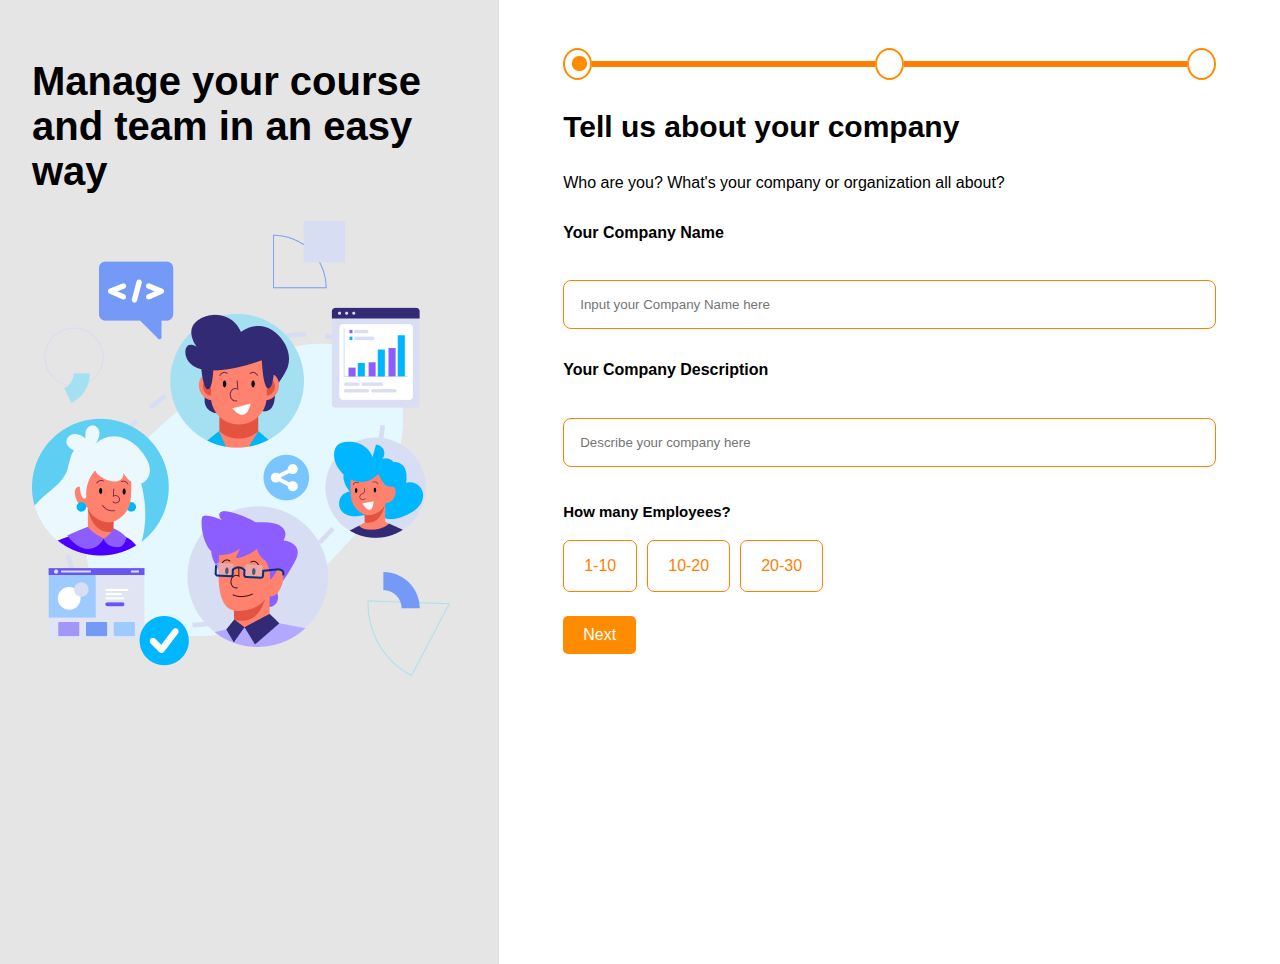
<file: index.html>
<!DOCTYPE html>
<html lang="en">
  <head>
    <meta charset="UTF-8" />
    <meta name="viewport" content="width=device-width, initial-scale=1.0" />
    <title>Complete Registration</title>
    <link rel="stylesheet" href="styles.css" />
  </head>
  <body>
    <div class="regComplete" id="section1">
      <div class="regCompleteImg">
        <h1>Manage your course and team in an easy way</h1>
        <img src="./images/regImg.png" alt="Registration" />
      </div>
      <div class="regCompleteContent">
        <div>
          <div class="progres-bar progress-bar1">
            <div class="step active"><div class="stepInner"></div></div>
            <hr />
            <div class="step active"></div>
            <hr />
            <div class="step active"></div>
          </div>
          <form id="companyForm" action="javascript:void(0);">
            <h3>Tell us about your company</h3>
            <p>Who are you? What's your company or organization all about?</p>
            <div class="companyDetails">
              <label for="name">Your Company Name</label>
              <input
                type="text"
                placeholder="Input your Company Name here"
                id="name"
                required
              />
            </div>
            <div class="companyDetails">
              <label for="description">Your Company Description</label>
              <input
                type="text"
                placeholder="Describe your company here"
                id="description"
                required
              />
            </div>
            <div class="employeeNum">
              <h4>How many Employees?</h4>
              <div class="staffNum">
                <label
                  ><input
                    type="radio"
                    name="staffNumber"
                    value="1-10"
                    required
                  />
                  <div class="option-box"><p>1-10</p></div></label
                >
                <label
                  ><input
                    type="radio"
                    name="staffNumber"
                    value="10-20"
                    required
                  />
                  <div class="option-box"><p>10-20</p></div></label
                >
                <label
                  ><input
                    type="radio"
                    name="staffNumber"
                    value="20-30"
                    required
                  />
                  <div class="option-box"><p>20-30</p></div></label
                >
              </div>
            </div>
            <button type="submit" class="regComplete_btn">Next</button>
          </form>
        </div>
      </div>
    </div>

    <div class="regComplete" id="section2" style="display: none">
      <div class="regnum">
        <div class="regCompleteImg">
          <h1>Manage your course and team in an easy way</h1>
          <img src="./images/regImg.png" alt="Registration" />
        </div>
        <div class="regCompleteContent secondBar">
          <div class="regCompleteContent"></div>
          <div class="progress-bar2">
            <div>
              <div class="step active"><div class="stepInner"></div></div>
            </div>
            <hr />
            <div>
              <div class="step active"><div class="stepInner"></div></div>
            </div>
            <hr />
            <div>
              <div class="step active"></div>
            </div>
          </div>
          <div>
            <h3>Complete your company profile</h3>
            <div class="profile">
              <div class="profile-image-container">
                <img
                  id="profileImage"
                  src="./images/profile.png"
                  alt="Profile Image"
                />
              </div>
              <div class="profileContent">
                <p>Select your company profile</p>
                <button
                  class="browseBtn"
                  onclick="document.getElementById('fileInput').click()"
                >
                  Browse
                </button>
                <input
                  type="file"
                  id="fileInput"
                  accept="image/*"
                  style="display: none"
                />
              </div>
            </div>
            <form class="companyDescription">
              <div class="row">
                <label for="">Your Company Description</label>
                <input
                  type="text"
                  id="companyDescription"
                  placeholder="Tell me about your Company look like"
                />
              </div>
              <div class="row">
                <label for="">Your Company Location</label>
                <input
                  type="text"
                  id="companyLocation"
                  placeholder="Where is your Company located"
                />
              </div>
              <button
                type="button"
                class="regComplete_btn"
                id="submitBtn2"
                disabled
              >
                Next
              </button>
            </form>
          </div>
        </div>
      </div>
    </div>

    <div class="regComplete secondBar" id="section3" style="display: none">
      <div class="regnum">
        <div class="regCompleteImg">
          <h1>Manage your course and team in an easy way</h1>
          <img src="./images/regImg.png" alt="Registration" />
        </div>
        <div class="regCompleteContent secondBar">
          <div class="progress-bar2">
            <div class="step active"><div class="stepInner"></div></div>
            <hr />
            <div class="step active">
              <div class="stepInner"></div>
            </div>
            <hr />
            <div class="step active"><div class="stepInner"></div></div>
          </div>
          <div>
            <h3>Registration Completed</h3>
            <button class="regComplete_btn">Continue to Dashboard</button>
          </div>
        </div>
      </div>
    </div>

    <script>
      document.addEventListener("DOMContentLoaded", function () {
        // Handle company form submission
        document
          .getElementById("companyForm")
          .addEventListener("submit", function (event) {
            event.preventDefault();
            document.getElementById("section1").style.display = "none";
            document.getElementById("section2").style.display = "block";
          });
    
        // Handle profile image upload
        document
          .getElementById("fileInput")
          .addEventListener("change", function () {
            const file = this.files[0];
            if (file) {
              const reader = new FileReader();
              reader.onload = function (e) {
                document.getElementById("profileImage").src = e.target.result;
                validateForm(); // Revalidate the form after uploading an image
              };
              reader.readAsDataURL(file);
            }
          });
    
        // Attach validation to all inputs
        document
          .getElementById("companyDescription")
          .addEventListener("input", validateForm);
        document
          .getElementById("companyLocation")
          .addEventListener("input", validateForm);
    
        // Validate form fields
        function validateForm() {
          const description = document
            .getElementById("companyDescription")
            .value.trim();
          const location = document
            .getElementById("companyLocation")
            .value.trim();
          const profileImageUploaded = document
            .getElementById("profileImage")
            .src.includes("data:");
    
          // Enable/disable submit button based on form validity
          const isValid = description !== "" && location !== "" && profileImageUploaded;
          document.getElementById("submitBtn2").disabled = !isValid;
        }
    
        // Handle section 2 form submission
        document
          .getElementById("submitBtn2")
          .addEventListener("click", function () {
            document.getElementById("section2").style.display = "none";
            document.getElementById("section3").style.display = "block";
          });
    
        // Handle interest form submission
        document
          .getElementById("interestForm")
          .addEventListener("submit", function (event) {
            event.preventDefault();
    
            const checkboxes = document.querySelectorAll('input[type="checkbox"]');
            const otherOptionInput = document.getElementById("otherOption");
    
            // Check if at least one checkbox is selected or the other option has input
            const isChecked = Array.from(checkboxes).some((checkbox) => checkbox.checked);
            const otherOptionFilled = otherOptionInput.value.trim() !== "";
    
            if (isChecked || otherOptionFilled) {
              document.getElementById("section3").style.display = "none";
              document.getElementById("section4").style.display = "block";
            } else {
              alert("Please select at least one interest or provide an option.");
            }
          });
      });
    </script>
    
    
    
  </body>
</html>
</file>
<file: styles.css>
/* SIGN IN CONTENT */
body {
  padding: 0;
  margin: 0;
  font-family: Arial, sans-serif;
}
.signin {
  background: url("./images/background.jpg");
  background-size: cover;
  background-position: center;
  height: 100vh;
  padding: 0;
  /* background-color: #e5e5e5; */
}
.signinLink {
  padding: 0 0 0 0.5rem;
}
.signinDetails {
  /* display: flex; */
  justify-content: center;
  align-items: center;
  width: 40%;
  margin: 0 auto;
  padding: 1rem;
  padding-top: 5rem;
  height: 100vh;
  flex: 1;
}

.signinDetails h1 {
  padding-bottom: 2rem;
  font-weight: 700;
}

.signinDetails .row {
  display: flex;
  flex-direction: column;
  padding-bottom: 2rem;
}

.signinDetails .row label {
  padding-bottom: 0.4rem;
  font-weight: 600;
}
.signinDetails .row input {
  /* width: 100%; */
  padding: 1rem;
  border: 1px solid #ff7f00;
  border-radius: 0.5rem;
}

.signin_btn button {
  color: white;
  padding: 1rem;
  width: 100%;
  border: none;
  font-size: 1rem;
  border-radius: 0.5rem;
  background-color: #ff7f00;
}
.signin_btn p {
  color: #9a9ab0;
  padding: 0 0.5rem;
}
.signin_google button {
  border-radius: 0.5rem;
  padding: 1rem;
  color: #ff7f00;
  font-size: 1rem;
  background-color: white;
  width: 100%;
  font-weight: 700;
  border: solid 3px #ff7f00;
}

.signup {
  padding-top: 1.5rem;
}

.signupLink {
  color: #ff7f00;
  font-weight: 700;
}

.signinDetails a {
  text-decoration: none;
}

/* CREATE ACCOUNT DETAILS STYLING */
.createAccount {
  background-image: url("./images/crreateBackgroung.jpg");
  background-size: cover;
  background-position: center;
  height: 100%;
  padding: 0;
}

.createAccountDetails {
  background-color: white;
  padding: 1rem 2rem;
  width: 50%;
  justify-content: center;
  align-items: center;
  margin: 0 auto;
}

.createAccountDetails h1 {
  /* padding-bottom: 1rem; */
  font-weight: 700;
}
.createAccountDetails .row {
  display: flex;
  flex-direction: column;
  padding-bottom: 1rem;
}

.createAccountDetails .row label {
  padding-bottom: 0.2rem;
  font-weight: 600;
}
.createAccountDetails .row input {
  /* width: 100%; */
  padding: 0.8rem;
  border: 1px solid #ff7f00;
  border-radius: 0.5rem;
}

.row label {
  padding-bottom: 0.4rem;
}

.createAccountDetails a {
  text-decoration: none;
}

.terms {
  display: flex;
}
.terms input[type="checkbox"] {
  accent-color: #ff7f00;
}

.terms input[type="checkbox"]:checked {
  accent-color: #ff7f00;
}

.terms input[type="checkbox"]::after {
  color: white;
}

.interest p {
  color: #9a9ab0;
  font-size: 1rem;
}

.createAccount_btn button {
  color: white;
  padding: 0.7rem;
  width: 100%;
  border: none;
  font-size: 1rem;
  border-radius: 0.5rem;
  background-color: #ff7f00;
}

.createAccount_btn p {
  color: #9a9ab0;
}

.createAccount_google button {
  border-radius: 0.5rem;
  padding: 0.7rem;
  color: #ff7f00;
  font-size: 1rem;
  background-color: white;
  width: 100%;
  font-weight: 700;
  border: 3px solid #ff7f00;
}

.option {
  display: flex;
  justify-content: center;
  align-items: center;
  margin: 0.6rem 0;
  color: #9a9ab0;
}

.signup {
  padding-top: 1.5rem;
}

.CreatesigninLink {
  color: #ff7f00;
  font-weight: 700;
}

.form-container {
  display: flex;
  flex-direction: column;
  align-items: center;
  justify-content: center;
  text-align: center;
  gap: 1rem;
}

.createAccount_btn,
.createAccount_google {
  width: 100%;
}

/* Third Registration */
.interest {
  padding: 0.1rem 0;
}

/* Style the checkbox */

.interest input[type="checkbox"] {
  width: 20px;
  height: 20px;
  border: 2px solid #ff7f00;
  accent-color: #ff7f00;
  cursor: pointer;
}

.interest input[type="checkbox"]:checked {
  accent-color: #ff7f00;
  color: white;
}

.interest {
  display: flex;
  align-items: center;
  margin-bottom: 10px;
}

.interest p {
  margin-left: 10px;
}

.interest p {
  color: #9a9ab0;
}
.option {
  width: 30rem;
}
/* Company Profile */
.profile {
  display: flex;
  gap: 10px;
}
.profileContent {
  position: relative;
  top: 15px;
}
.companyDescription {
  margin: 3rem 0;

}
.row {
  display: flex;
  flex-direction: column;
}
.browseBtn {
  background-color: #ff8c00;
  color: #fff;
  border: none;
  padding: 10px 20px;
  border-radius: 5px;
  font-size: 1em;
  cursor: pointer;
}
.companyDetails {
  display: flex;
  flex-direction: column;
  gap: 2rem;
  /* align-items: center; */
  padding: 1rem 0;
}
.companyDescription .row {
  margin-bottom: 2rem;
}
.companyDetails label,
.companyDescription label {
  padding-bottom: 0.4rem;
  font-weight: 600;
}
.companyDetails input,
.companyDescription .row input {
  padding: 1rem;
  border: 1px solid #ff7f00;
  border-radius: 0.5rem;
  /* width: 100%; */
}
.staffNum {
  display: flex;
  gap: 10px;
}
.employeeNum h4 {
  font-size: 15px;
}
.staffNum div {
  border: 1px solid #ff7f00;
  border-radius: 7px;
  padding: 0px 20px;
  color: #ff7f00;
}
/* Registration Complete */
.regComplete {
  display: flex;
  justify-content: space-between;
  background-color: #e5e5e5;
}
.regnum {
  display: flex;
  justify-content: space-between;
  background-color: #e5e5e5;
}

.regCompleteImg {
  width: 40%;
  height: 100vh;
  padding: 2rem;
  background-color: #e5e5e5;
}
.regCompleteImg h1 {
  font-size: 40px;
}
.regCompleteContent {
  width: 60%;
  background-color: #fff;
  padding: 1rem 4rem;
}
.progress-bar {
  display: flex;
  flex-direction: column;
  align-items: center;
  margin-bottom: 20px;
  padding-top: 2rem;
}
.progress-bar1 {
  display: flex;
  align-items: center;
  padding-top: 2rem;
}
.progress-bar2 {
  display: flex;
  align-items: center;
  justify-content: space-between;
  padding-top: 2rem;
}
.stepInner {
  width: 15px;
  height: 15px;
  background-color: #ff8c00;
  border-radius: 45%;
}

.step {
  width: 20px;
  height: 20px;
  background-color: white;
  border: 2px solid #ff8c00;
  border-radius: 50%;
  padding: 0.4rem 0.1rem 0.1rem 0.4rem;
}

hr {
  width: 50%;
  height: 0.1rem;
  background-color: #ff7f00;
  border: 2px solid #ff7f00;
}

.regCompleteContent h3 {
  font-size: 30px;
}
.regComplete_btn {
  background-color: #ff8c00;
  color: #fff;
  border: none;
  padding: 10px 20px;
  border-radius: 5px;
  font-size: 1em;
  cursor: pointer;
  margin-top: 1.5rem;
}

/* Forgot Password */
.forgotPw {
  background-image: url("./images/crreateBackgroung.jpg");
  background-size: cover;
  background-position: center;
  height: 100vh;
  padding: 0;
  overflow: hidden;
}
.forgotPw Img {
  padding: 2rem;
}
.regCompleteImg h1 {
  font-size: 40px;
}
.forgotPWContent {
  width: 50%;
  background-color: #fff;
  padding: 4rem;
  padding-top: 10rem;
  margin: 0 auto;
  height: 100vh;
  overflow: hidden;
}

.forgotPWform {
  display: flex;
  flex-direction: column;
  padding: 4rem 0;
}

.forgotPWform label {
  padding-bottom: 0.4 rem;
  font-weight: 600;
}
.forgotPWform input {
  padding: 1rem;
  border: 1px solid #ff7f00;
  border-radius: 0.5rem;
}

/* STAFF NUMBER */

.staffNum {
  display: flex;
  gap: 10px;
}
.staffNum label {
  cursor: pointer;
}
.option-box {
  display: flex;
  align-items: center;
  justify-content: center;
  /* width: 100px; */
  height: 50px;
  border: 2px solid #ccc;
  border-radius: 5px;
  transition: background-color 0.3s, border-color 0.3s;
}
.option-box p {
  margin: 0;
}
input[type="radio"] {
  display: none;
}
input[type="radio"]:checked + .option-box {
  background-color: #ff7f00;
  border-color: #ff7f00;
  color: white;
}
.profile {
  display: flex;
  align-items: center;
  gap: 20px;
}
.profile-image-container {
  width: 100px;
  height: 100px;
  border-radius: 50%;
  overflow: hidden;
}
.profile-image-container img {
  width: 100%;
  height: 100%;
  object-fit: cover;
}
.profileContent .browseBtn {
  background-color: #ff7f00;
  color: white;
  padding: 8px 16px;
  border: none;
  cursor: pointer;
  border-radius: 4px;
}
.profileContent .browseBtn:hover {
  background-color: #ff9f33;
}
@media (min-width: 3500px) {
  .signinDetails {
    padding: 3rem;
    height: 100vh;
  }
  .signin h1 {
    font-size: 5rem;
  }
  .signinDetails .row label {
    font-size: 3rem;
  }
  .signinDetails .row input {
    padding: 2rem 1rem;
    font-size: 2rem;
  }
  .signin_btn button {
    font-size: 3rem;
    padding: 1.5rem;
  }
  .signin_btn p {
    font-size: 2rem;
  }
  .signin_google button {
    font-size: 3rem;
    padding: 1.5rem;
  }
  h5 {
    font-size: 2rem;
  }
  .signup {
    font-size: 2rem;
  }
  /* .createAccountDetails {
    height: 100%;
  } */
  .createAccountDetails h1 {
    padding-bottom: 1rem;
    font-weight: 700;
    font-size: 4rem;
  }
  .createAccountDetails .row {
    display: flex;
    flex-direction: column;
    padding-bottom: 2rem;
  }

  .createAccountDetails .row label {
    padding-bottom: 1rem;
    font-size: 2rem;
    font-weight: 600;
  }
  .createAccountDetails .row input {
    /* width: 100%; */
    padding: 2rem;
    border: 1px solid #ff7f00;
    border-radius: 0.5rem;
    font-size: 1.5rem;
  }

  .createAccountDetails .row label {
    padding-bottom: 0.9rem;
  }

  .interest p {
    color: #9a9ab0;
    font-size: 1.5rem;
  }

  .createAccount_btn button {
    padding: 2rem;
    width: 100%;
    font-size: 1.5rem;
  }

  .createAccount_google button {
    padding: 2rem;
    font-size: 1.5rem;
    width: 100%;
  }

  .option {
    text-align: center;
    width: 100%;
    margin: 1rem 0;
  }
  .CreateSignin {
    font-size: 1.5rem;
    padding: 1rem 0;
  }
  .signup {
    padding: 2rem 0;
  }
}
@media (min-width: 2500px) {
  .signinDetails {
    padding: 3rem;
    height: 100vh;
  }
  .signin h1 {
    font-size: 5rem;
  }
  .signinDetails .row label {
    font-size: 3rem;
  }
  .signinDetails .row input {
    padding: 2rem 1rem;
    font-size: 2rem;
  }
  .signin_btn button {
    font-size: 3rem;
    padding: 1.5rem;
  }
  .signin_btn p {
    font-size: 2rem;
  }
  .signin_google button {
    font-size: 3rem;
    padding: 1.5rem;
  }
  h5 {
    font-size: 2rem;
  }
  .signup {
    font-size: 2rem;
  }
  /* .createAccountDetails {
    height: 100%;
  } */
  .createAccountDetails h1 {
    padding-bottom: 1rem;
    font-weight: 700;
    font-size: 4rem;
  }
  .createAccountDetails .row {
    display: flex;
    flex-direction: column;
    padding-bottom: 2rem;
  }

  .createAccountDetails .row label {
    padding-bottom: 1rem;
    font-size: 2rem;
    font-weight: 600;
  }
  .createAccountDetails .row input {
    /* width: 100%; */
    padding: 2rem;
    border: 1px solid #ff7f00;
    border-radius: 0.5rem;
    font-size: 1.5rem;
  }

  .createAccountDetails .row label {
    padding-bottom: 0.9rem;
  }

  .interest p {
    color: #9a9ab0;
    font-size: 1.5rem;
  }

  .createAccount_btn button {
    padding: 2rem;
    width: 100%;
    font-size: 1.5rem;
  }

  .createAccount_google button {
    padding: 2rem;
    font-size: 1.5rem;
    width: 100%;
  }

  .option {
    text-align: center;
    width: 100%;
    margin: 1rem 0;
  }
  .CreateSignin {
    font-size: 1.5rem;
    padding: 1rem 0;
  }
  .signup {
    padding: 2rem 0;
  }
}
@media (min-width: 2000px) and (max-width: 2400px) {
  .signinDetails {
    padding: 3rem;
  }
  .signin h1 {
    font-size: 4rem;
  }
  .row label {
    font-size: 2rem;
  }
  .row input {
    padding: 2rem 1rem;
    font-size: 2rem;
  }
  .signin_btn button {
    font-size: 2rem;
    padding: 1.5rem;
  }
  .signin_btn p {
    font-size: 1rem;
  }
  .signin_google button {
    font-size: 2rem;
    padding: 1rem;
  }
  h5 {
    font-size: 1rem;
  }
  .signup {
    font-size: 1rem;
  }
}
@media (min-width: 1000px) and (max-width: 1500px) {
  .createAccount {
    display: flex;
  }
  .createAccountDetails {
    width: 40%;
    height: auto;
  }
  .signin {
    height: 130vh;
  }
}
@media (max-width: 800px) {

  .signinDetails h1 {
    padding-bottom: 1rem;
    font-weight: 700;
  }
  .signinDetails {
    width: 80%;
    padding: 2rem;
    padding-bottom: 2rem;
    padding-top: 1rem;
  }
  .signin {
    background-image: none;
  }
  .companyDetails, .row {
    display: flex;
    flex-direction: column;
    padding-bottom: 1rem;
  }
  .companyDetails input, .row input {
    /* width: 100%; */
    padding: 1rem;
    border: 1px solid #ff7f00;
    border-radius: 0.5rem;
    /* width: 100%; */
  }
  .signup {
    padding-bottom: 2rem;
  }
  .createAccount {
    align-items: center;
    flex-direction: column;
    background-color: white;
    background-image: none;
    width: 100%;
  }

  .createAccountDetails {
    width: 100%;
    flex-direction: column;
    margin: 0 auto;
  }
  #createAccountForm {
    justify-content: center;
    align-items: center;
    flex-direction: column;
  }

  .companyDetails {
    display: flex;
    flex-direction: column;
    /* padding-bottom: 1rem; */
    line-height: .6rem;
  }
  .regComplete {
    flex-direction: column;
  }
  .regCompleteImg {
    display: none;
  }
  .regCompleteContent {
    width: 100%;
    background-color: #fff;
    padding: 1rem;
    flex-direction: column;
  }
  .regCompleteContent h3 {
    font-size: 1.4rem;
    text-align: center;
  }
  .regComplete_btn {
    margin: 0 auto;
    margin-top: 1.5rem;
    display: flex;
  }
  .forgotPw {
    background-image: none;
  }
  .forgotPWContent {
    background-color: #fff;
    flex-direction: column;
    width: 80%;
  }
  .forgotPw img {
    display: none;
  }
  .forgotPWform {
    padding: 2rem 0;
  }
  .forgotPWform input {
    width: 80%;
  }
  .profile {
    flex-direction: column;
    gap: 10px;
  }
  .profileContent {
    text-align: center;
  }
}
@media (max-width: 600px) {
  .signinDetails {
    width: 100%;
    padding: 4rem;
  }
}
@media (max-width: 380px) {
  .signinDetails h1 {
    padding-bottom: 1rem;
    font-weight: 700;
  }
  .signinDetails {
    width: 80%;
    padding: 2rem;
    padding-bottom: 2rem;
    padding-top: 1rem;
  }
  .signin {
    background-image: none;
  }
  .companyDetails {
    display: flex;
    flex-direction: column;
    padding-bottom: 1rem;
  }
  .row {
    display: flex;
    flex-direction: column;
    padding-bottom: 1rem;
  }
  .signup {
    padding-bottom: 2rem;
  }

  .regComplete {
    flex-direction: column;
  }
  .regCompleteImg {
    display: none;
  }
  .regCompleteContent {
    width: 100%;
    background-color: #fff;
    padding: 1rem;
    flex-direction: column;
  }
  .forgotPw {
    background-image: none;
  }
  .forgotPWContent {
    background-color: #fff;
    flex-direction: column;
    width: 80%;
    padding: 5rem 0 0;
  }
  .forgotPw img {
    display: none;
  }
  .forgotPWform {
    padding: 2rem 0;
  }
  .forgotPWform input {
    width: 80%;
  }
  .createAccountDetails {
    flex-direction: column;
  }
  .createAccount {
    align-items: center;
    flex-direction: column;
    background-color: white;
    background-image: none;
    width: 100%;
  }

  .createAccountDetails {
    width: 100%;
    flex-direction: column;
    margin: 0 auto;
  }
  #createAccountForm {
    justify-content: center;
    align-items: center;
    flex-direction: column;
  }
}
</file>
